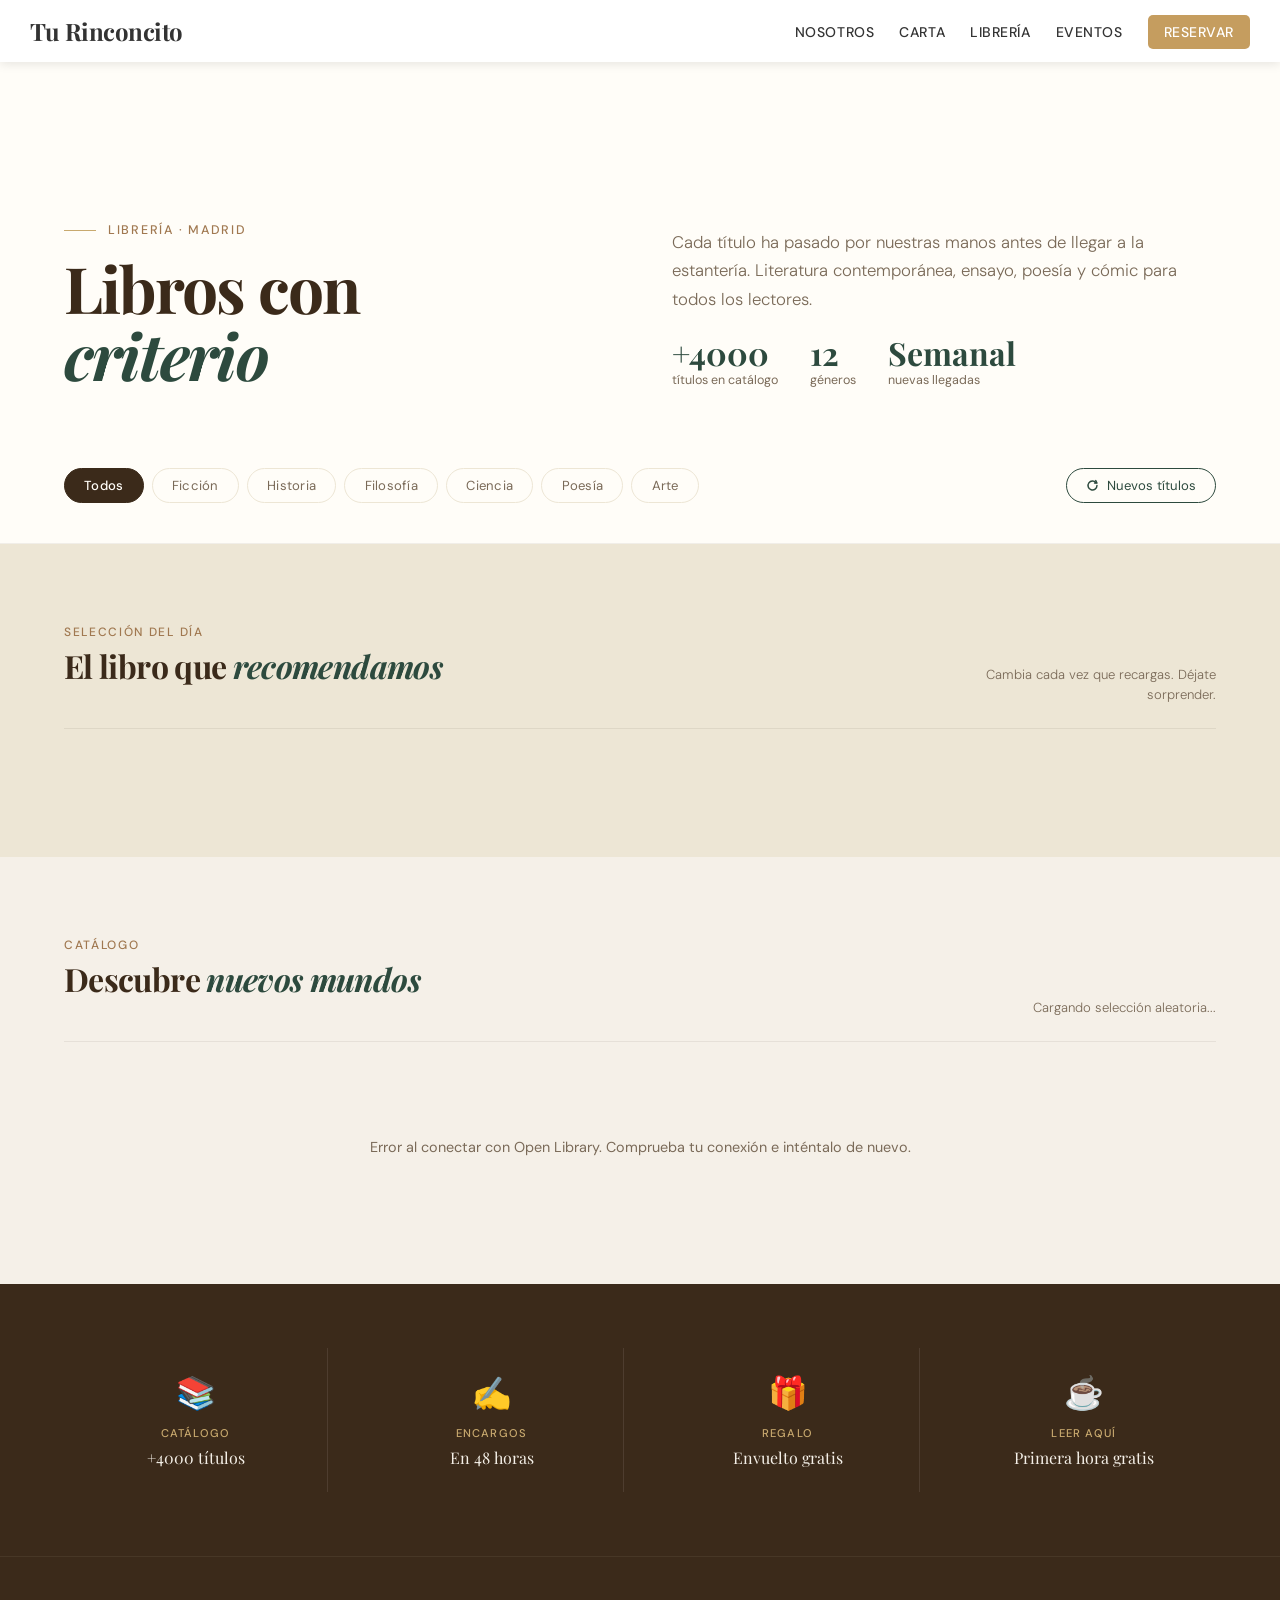
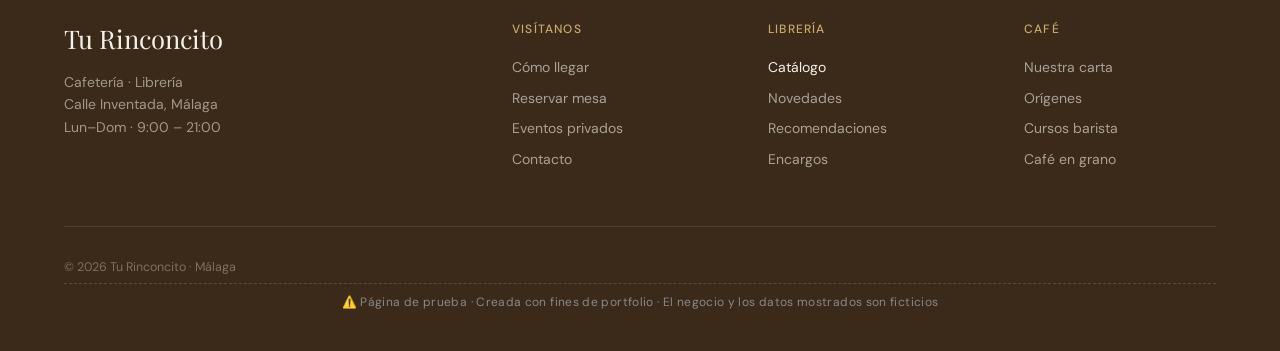
<file: libreria.html>
<!doctype html>
<html lang="es">
  <head>
    <meta charset="UTF-8" />
    <meta name="viewport" content="width=device-width, initial-scale=1.0" />
    <title>Librería — Tu Rinconcito</title>
    <link rel="preconnect" href="https://fonts.googleapis.com" />
    <link
      href="https://fonts.googleapis.com/css2?family=Playfair+Display:ital,wght@0,400;0,700;1,400&family=DM+Sans:wght@300;400;500&display=swap"
      rel="stylesheet"
    />
    <link rel="icon" href="./iconoCafe.ico" type="image/x-icon" />
    <link rel="stylesheet" href="styles.css" />
   
  </head>
  <body>
   <!-- NAV -->
      <nav id="navbar">
        <a href="#" class="nav-logo">Tu Rinconcito</a>

        <!-- Botón Hamburguesa -->
        <div class="hamburger" id="hamburger">
          <span></span>
          <span></span>
          <span></span>
        </div>

        <ul class="nav-links" id="nav-links">
          <li><a href="#nosotros">Nosotros</a></li>
          <li><a href="#menu">Carta</a></li>
          <li><a href="#libros">Librería</a></li>
          <li><a href="#eventos">Eventos</a></li>
          <li><a href="#contacto" class="nav-cta">Reservar</a></li>
        </ul>
      </nav>

    <!-- HERO -->
    <div class="page-hero">
      <div class="reveal">
        <p class="page-hero-eyebrow">Librería · Madrid</p>
        <h1 class="page-hero-title">Libros con<br /><em>criterio</em></h1>
      </div>
      <div class="reveal">
        <p class="page-hero-desc">
          Cada título ha pasado por nuestras manos antes de llegar a la
          estantería. Literatura contemporánea, ensayo, poesía y cómic para
          todos los lectores.
        </p>
        <div class="hero-meta">
          <div class="hero-meta-item">
            <div class="num">+4000</div>
            <div class="lbl">títulos en catálogo</div>
          </div>
          <div class="hero-meta-item">
            <div class="num">12</div>
            <div class="lbl">géneros</div>
          </div>
          <div class="hero-meta-item">
            <div class="num">Semanal</div>
            <div class="lbl">nuevas llegadas</div>
          </div>
        </div>
      </div>
    </div>

    <!-- FILTER BAR -->
    <div class="filter-bar">
      <button class="filter-btn active" data-subject="">Todos</button>
      <button class="filter-btn" data-subject="fiction">Ficción</button>
      <button class="filter-btn" data-subject="history">Historia</button>
      <button class="filter-btn" data-subject="philosophy">Filosofía</button>
      <button class="filter-btn" data-subject="science">Ciencia</button>
      <button class="filter-btn" data-subject="poetry">Poesía</button>
      <button class="filter-btn" data-subject="art">Arte</button>
      <button class="refresh-btn" id="refreshBtn">
        <svg
          viewBox="0 0 16 16"
          fill="none"
          stroke="currentColor"
          stroke-width="1.8"
        >
          <path d="M13.5 8a5.5 5.5 0 1 1-1.1-3.3" stroke-linecap="round" />
          <polyline
            points="12 2 13.5 5 10.5 5"
            stroke-linecap="round"
            stroke-linejoin="round"
          />
        </svg>
        Nuevos títulos
      </button>
    </div>

    <!-- DESTACADO DEL DÍA -->
    <section class="books-section" id="featuredSection">
      <div class="section-header reveal">
        <div>
          <p class="section-eyebrow">Selección del día</p>
          <h2 class="section-title">El libro que <em>recomendamos</em></h2>
        </div>
        <p class="section-note">
          Cambia cada vez que recargas. Déjate sorprender.
        </p>
      </div>
      <div id="featuredBook"></div>
    </section>

    <!-- CATÁLOGO -->
    <section class="books-section" id="catalogSection">
      <div class="section-header reveal">
        <div>
          <p class="section-eyebrow">Catálogo</p>
          <h2 class="section-title">Descubre <em>nuevos mundos</em></h2>
        </div>
        <p class="section-note" id="catalogNote">
          Cargando selección aleatoria...
        </p>
      </div>
      <div class="books-grid" id="booksGrid"></div>
    </section>

    <!-- BANNER -->
    <div class="destacados-banner">
      <div class="destacado-item">
        <span class="destacado-icon">📚</span>
        <p class="destacado-label">Catálogo</p>
        <p class="destacado-text">+4000 títulos</p>
      </div>
      <div class="destacado-item">
        <span class="destacado-icon">✍️</span>
        <p class="destacado-label">Encargos</p>
        <p class="destacado-text">En 48 horas</p>
      </div>
      <div class="destacado-item">
        <span class="destacado-icon">🎁</span>
        <p class="destacado-label">Regalo</p>
        <p class="destacado-text">Envuelto gratis</p>
      </div>
      <div class="destacado-item">
        <span class="destacado-icon">☕</span>
        <p class="destacado-label">Leer aquí</p>
        <p class="destacado-text">Primera hora gratis</p>
      </div>
    </div>

    <!-- FOOTER -->
    <footer>
      <div class="footer-top">
        <div>
          <div class="footer-brand">Tu Rinconcito</div>
          <p class="footer-tagline">
            Cafetería · Librería<br />Calle Inventada, Málaga<br />Lun–Dom ·
            9:00 – 21:00
          </p>
        </div>
        <div class="footer-col">
          <h4>Visítanos</h4>
          <ul>
            <li><a href="#">Cómo llegar</a></li>
            <li><a href="#">Reservar mesa</a></li>
            <li><a href="#">Eventos privados</a></li>
            <li><a href="#">Contacto</a></li>
          </ul>
        </div>
        <div class="footer-col">
          <h4>Librería</h4>
          <ul>
            <li>
              <a href="libreria.html" style="color: var(--cream)">Catálogo</a>
            </li>
            <li><a href="#">Novedades</a></li>
            <li><a href="#">Recomendaciones</a></li>
            <li><a href="#">Encargos</a></li>
          </ul>
        </div>
        <div class="footer-col">
          <h4>Café</h4>
          <ul>
            <li><a href="carta.html">Nuestra carta</a></li>
            <li><a href="#">Orígenes</a></li>
            <li><a href="#">Cursos barista</a></li>
            <li><a href="#">Café en grano</a></li>
          </ul>
        </div>
      </div>
      <div class="footer-bottom">
        <span>© 2026 Tu Rinconcito · Málaga</span>
      </div>

        <div class="footer-portfolio-notice">
    ⚠️ Página de prueba · Creada con fines de portfolio · El negocio y los datos mostrados son ficticios
        </div>
    </footer>

    <!-- MODAL -->
    <div class="modal-backdrop" id="modalBackdrop">
      <div class="modal" id="modal">
        <div class="modal-header" id="modalHeader">
          <button class="modal-close" id="modalClose">✕</button>
          <div id="modalCover"></div>
          <div class="modal-meta">
            <p class="modal-genre" id="modalGenre"></p>
            <h2 class="modal-title" id="modalTitle"></h2>
            <p class="modal-author" id="modalAuthor"></p>
            <p class="modal-year" id="modalYear"></p>
          </div>
        </div>
        <div class="modal-body">
          <p class="modal-desc" id="modalDesc"></p>
          <div class="modal-actions">
            <a id="modalLink" href="#" target="_blank" class="btn-primary"
              >Ver en Open Library →</a
            >
            <button class="btn-secondary" id="modalClose2">Cerrar</button>
          </div>
        </div>
      </div>
    </div>
    <script src="script.js"></script>
  </body>
</html>
</file>
<file: styles.css>
*,
*::before,
*::after {
  box-sizing: border-box;
  margin: 0;
  padding: 0;
}

:root {
  --cream: #f5f0e8;
  --cream-dark: #ede6d5;
  --brown: #3b2a1a;
  --brown-mid: #6b4c30;
  --brown-light: #a07850;
  --green: #2d4a3e;
  --green-light: #4a7a68;
  --sand: #c8a96e;
  --sand-light: #e8d5a8;
  --text: #2a1f14;
  --text-muted: #7a6a58;
  --white: #fffdf8;
}

html {
  scroll-behavior: smooth;
}

body {
  font-family: "DM Sans", sans-serif;
  background: var(--cream);
  color: var(--text);
  overflow-x: hidden;
}

/* ── NAV ── */
nav {
  position: fixed;
  top: 0;
  left: 0;
  right: 0;
  z-index: 100;
  display: flex;
  align-items: center;
  justify-content: space-between;
  padding: 1.2rem 4rem;
  background: transparent;
  transition:
    background 0.4s,
    box-shadow 0.4s;
}

nav.scrolled {
  background: rgba(245, 240, 232, 0.95);
  backdrop-filter: blur(8px);
  box-shadow: 0 1px 0 rgba(58, 42, 26, 0.08);
}

.nav-logo {
  font-family: "Playfair Display", serif;
  font-size: 1.5rem;
  color: var(--brown);
  text-decoration: none;
  letter-spacing: -0.02em;
}

.nav-logo span {
  color: var(--green);
  font-style: italic;
}

.nav-links {
  display: flex;
  gap: 2.5rem;
  list-style: none;
}

.nav-links a {
  text-decoration: none;
  font-size: 0.875rem;
  font-weight: 400;
  color: var(--brown-mid);
  letter-spacing: 0.04em;
  text-transform: uppercase;
  transition: color 0.2s;
}

.nav-links a:hover {
  color: var(--brown);
}

.nav-cta {
  background: var(--green);
  color: var(--white) !important;
  padding: 0.55rem 1.4rem;
  border-radius: 100px;
  transition: background 0.2s !important;
}

.nav-cta:hover {
  background: var(--green-light) !important;
  color: var(--white) !important;
}

/* ── HERO ── */
.hero {
  min-height: 100vh;
  display: grid;
  grid-template-columns: 1fr 1fr;
  position: relative;
  overflow: hidden;
}

.hero-left {
  display: flex;
  flex-direction: column;
  justify-content: center;
  padding: 8rem 4rem 4rem 4rem;
  position: relative;
  z-index: 2;
}

.hero-eyebrow {
  font-size: 0.78rem;
  font-weight: 500;
  letter-spacing: 0.14em;
  text-transform: uppercase;
  color: var(--brown-light);
  margin-bottom: 1.5rem;
  display: flex;
  align-items: center;
  gap: 0.75rem;
}

.hero-eyebrow::before {
  content: "";
  display: block;
  width: 32px;
  height: 1px;
  background: var(--sand);
}

.hero-title {
  font-family: "Playfair Display", serif;
  font-size: clamp(3rem, 5vw, 5.5rem);
  line-height: 1.05;
  letter-spacing: -0.03em;
  color: var(--brown);
  margin-bottom: 1.5rem;
}

.hero-title em {
  font-style: italic;
  color: var(--green);
}

.hero-subtitle {
  font-size: 1.05rem;
  font-weight: 300;
  color: var(--text-muted);
  line-height: 1.7;
  max-width: 380px;
  margin-bottom: 2.5rem;
}

.hero-actions {
  display: flex;
  align-items: center;
  gap: 1.5rem;
}

.btn-primary {
  background: var(--brown);
  color: var(--white);
  padding: 0.85rem 2rem;
  border-radius: 100px;
  font-size: 0.9rem;
  font-weight: 500;
  text-decoration: none;
  transition:
    background 0.2s,
    transform 0.15s;
}

.btn-primary:hover {
  background: var(--brown-mid);
  transform: translateY(-2px);
}

.btn-text {
  font-size: 0.875rem;
  color: var(--brown-mid);
  text-decoration: none;
  display: flex;
  align-items: center;
  gap: 0.4rem;
  transition: gap 0.2s;
}

.btn-text:hover {
  gap: 0.7rem;
}

.hero-right {
  position: relative;
  overflow: hidden;
}

.hero-image-wrap {
  position: absolute;
  inset: 0;
}

.hero-img {
  width: 100%;
  height: 100%;
  object-fit: cover;
  filter: sepia(15%) saturate(80%);
}

.hero-image-overlay {
  position: absolute;
  inset: 0;
  background: linear-gradient(90deg, var(--cream) 0%, transparent 25%);
}

.hero-badge {
  position: absolute;
  bottom: 3rem;
  right: 3rem;
  background: var(--white);
  border-radius: 50%;
  width: 120px;
  height: 120px;
  display: flex;
  flex-direction: column;
  align-items: center;
  justify-content: center;
  text-align: center;
  padding: 1rem;
  box-shadow: 0 4px 24px rgba(58, 42, 26, 0.12);
}

.hero-badge .big {
  font-family: "Playfair Display", serif;
  font-size: 2rem;
  font-weight: 700;
  color: var(--green);
  line-height: 1;
}

.hero-badge .small {
  font-size: 0.65rem;
  font-weight: 500;
  letter-spacing: 0.06em;
  text-transform: uppercase;
  color: var(--text-muted);
  margin-top: 0.3rem;
}

/* floating coffee cup animation */
.hero-deco {
  position: absolute;
  top: 2rem;
  right: 2rem;
  font-size: 3rem;
  opacity: 0.15;
  animation: floatDeco 4s ease-in-out infinite;
}

@keyframes floatDeco {
  0%,
  100% {
    transform: translateY(0) rotate(-5deg);
  }
  50% {
    transform: translateY(-12px) rotate(5deg);
  }
}

/* ── MARQUEE ── */
.marquee-bar {
  background: var(--brown);
  color: var(--sand-light);
  padding: 0.9rem 0;
  overflow: hidden;
  white-space: nowrap;
}

.marquee-track {
  display: inline-flex;
  gap: 3rem;
  animation: marquee 22s linear infinite;
}

.marquee-track span {
  font-size: 0.8rem;
  font-weight: 500;
  letter-spacing: 0.1em;
  text-transform: uppercase;
}

.marquee-track .dot {
  color: var(--sand);
  font-size: 1rem;
}

@keyframes marquee {
  from {
    transform: translateX(0);
  }
  to {
    transform: translateX(-50%);
  }
}

/* ── SECTION BASE ── */
section {
  padding: 6rem 4rem;
}

.section-eyebrow {
  font-size: 0.75rem;
  font-weight: 500;
  letter-spacing: 0.14em;
  text-transform: uppercase;
  color: var(--brown-light);
  margin-bottom: 1rem;
}

.section-title {
  font-family: "Playfair Display", serif;
  font-size: clamp(2rem, 3.5vw, 3.2rem);
  letter-spacing: -0.02em;
  color: var(--brown);
  line-height: 1.15;
  margin-bottom: 1.2rem;
}

.section-body {
  font-size: 1rem;
  font-weight: 300;
  color: var(--text-muted);
  line-height: 1.7;
  max-width: 520px;
}

/* ── ABOUT ── */
.about {
  display: grid;
  grid-template-columns: 1fr 1fr;
  gap: 6rem;
  align-items: center;
  background: var(--white);
}

.about-image-grid {
  display: grid;
  grid-template-columns: 1fr 1fr;
  grid-template-rows: auto auto;
  gap: 12px;
}

.about-img {
  width: 100%;
  height: 200px;
  object-fit: cover;
  border-radius: 12px;
  filter: sepia(10%) saturate(85%);
}

.about-img:first-child {
  grid-column: 1 / 3;
  height: 260px;
}

.about-stats {
  display: flex;
  gap: 2.5rem;
  margin-top: 2rem;
}

.stat-num {
  font-family: "Playfair Display", serif;
  font-size: 2.4rem;
  font-weight: 700;
  color: var(--green);
  line-height: 1;
}

.stat-label {
  font-size: 0.8rem;
  font-weight: 400;
  color: var(--text-muted);
  margin-top: 0.25rem;
}

/* ── MENU / HIGHLIGHTS ── */
.menu {
  background: var(--cream-dark);
}

.menu-header {
  display: flex;
  align-items: flex-end;
  justify-content: space-between;
  margin-bottom: 3.5rem;
}

.menu-grid {
  display: grid;
  grid-template-columns: repeat(3, 1fr);
  gap: 1.5rem;
}

.menu-card {
  background: var(--white);
  border-radius: 16px;
  overflow: hidden;
  transition:
    transform 0.3s,
    box-shadow 0.3s;
  cursor: pointer;
}

.menu-card:hover {
  transform: translateY(-6px);
  box-shadow: 0 16px 40px rgba(58, 42, 26, 0.14);
}

.menu-card-img {
  width: 100%;
  height: 220px;
  object-fit: cover;
  filter: sepia(8%) saturate(90%);
}

.menu-card-body {
  padding: 1.2rem 1.4rem 1.5rem;
}

.menu-card-tag {
  display: inline-block;
  font-size: 0.7rem;
  font-weight: 500;
  letter-spacing: 0.08em;
  text-transform: uppercase;
  color: var(--brown-light);
  margin-bottom: 0.5rem;
}

.menu-card-name {
  font-family: "Playfair Display", serif;
  font-size: 1.3rem;
  color: var(--brown);
  margin-bottom: 0.4rem;
}

.menu-card-desc {
  font-size: 0.875rem;
  color: var(--text-muted);
  line-height: 1.5;
  margin-bottom: 1rem;
}

.menu-card-price {
  font-size: 1rem;
  font-weight: 500;
  color: var(--green);
}

/* ── BOOKS ── */
.books {
  background: var(--green);
  color: var(--cream);
}

.books .section-title {
  color: var(--cream);
}

.books .section-eyebrow {
  color: var(--sand);
}

.books .section-body {
  color: rgba(245, 240, 232, 0.65);
}

.books-layout {
  display: grid;
  grid-template-columns: 1fr 2fr;
  gap: 5rem;
  align-items: start;
}

.books-shelf {
  display: grid;
  grid-template-columns: repeat(4, 1fr);
  gap: 1rem;
  margin-top: 2rem;
}

.book {
  cursor: pointer;
  transition: transform 0.2s;
}

.book:hover {
  transform: translateY(-8px);
}

.book-cover {
  width: 100%;
  aspect-ratio: 2/3;
  border-radius: 4px;
  margin-bottom: 0.6rem;
  object-fit: cover;
}

.book-title-small {
  font-size: 0.75rem;
  font-weight: 500;
  color: var(--sand-light);
  line-height: 1.3;
}

.book-author {
  font-size: 0.7rem;
  color: rgba(245, 240, 232, 0.45);
  margin-top: 0.15rem;
}

.book-genre {
  display: inline-block;
  font-size: 0.65rem;
  padding: 0.2rem 0.5rem;
  border-radius: 100px;
  background: rgba(200, 169, 110, 0.2);
  color: var(--sand);
  margin-top: 0.4rem;
}

/* ── EVENTS ── */
.events {
  background: var(--white);
}

.events-header {
  display: flex;
  align-items: flex-end;
  justify-content: space-between;
  margin-bottom: 3.5rem;
}

.events-list {
  display: flex;
  flex-direction: column;
  gap: 1px;
}

.event-item {
  display: grid;
  grid-template-columns: 80px 1fr auto;
  align-items: center;
  gap: 2rem;
  padding: 1.5rem 0;
  border-bottom: 1px solid rgba(58, 42, 26, 0.07);
  transition: background 0.2s;
  cursor: pointer;
}

.event-item:hover {
  background: var(--cream);
  padding-left: 1rem;
  border-radius: 8px;
}

.event-date {
  text-align: center;
}

.event-day {
  font-family: "Playfair Display", serif;
  font-size: 2rem;
  font-weight: 700;
  color: var(--green);
  line-height: 1;
}

.event-month {
  font-size: 0.7rem;
  font-weight: 500;
  letter-spacing: 0.1em;
  text-transform: uppercase;
  color: var(--text-muted);
}

.event-info h3 {
  font-family: "Playfair Display", serif;
  font-size: 1.2rem;
  color: var(--brown);
  margin-bottom: 0.3rem;
}

.event-info p {
  font-size: 0.875rem;
  color: var(--text-muted);
}

.event-tag {
  font-size: 0.72rem;
  font-weight: 500;
  letter-spacing: 0.06em;
  text-transform: uppercase;
  padding: 0.3rem 0.8rem;
  border-radius: 100px;
  background: var(--cream-dark);
  color: var(--brown-mid);
}

/* ── NEWSLETTER ── */
.newsletter {
  background: var(--sand-light);
  text-align: center;
  padding: 5rem 4rem;
}

.newsletter .section-title {
  max-width: 480px;
  margin: 0 auto 1rem;
}

.newsletter .section-body {
  margin: 0 auto 2.5rem;
  text-align: center;
  max-width: 400px;
}

.newsletter-form {
  display: flex;
  gap: 0.75rem;
  justify-content: center;
  max-width: 460px;
  margin: 0 auto;
}

.newsletter-form input {
  flex: 1;
  padding: 0.85rem 1.25rem;
  border: none;
  border-radius: 100px;
  font-family: "DM Sans", sans-serif;
  font-size: 0.9rem;
  background: var(--white);
  color: var(--text);
  outline: none;
}

.newsletter-form input::placeholder {
  color: var(--text-muted);
}

.newsletter-form button {
  padding: 0.85rem 1.8rem;
  border: none;
  border-radius: 100px;
  background: var(--green);
  color: var(--white);
  font-family: "DM Sans", sans-serif;
  font-size: 0.9rem;
  font-weight: 500;
  cursor: pointer;
  transition:
    background 0.2s,
    transform 0.15s;
}

.newsletter-form button:hover {
  background: var(--green-light);
  transform: translateY(-2px);
}

/* ── FOOTER ── */
footer {
  background: var(--brown);
  color: var(--cream);
  padding: 4rem 4rem 2rem;
}

.footer-top {
  display: grid;
  grid-template-columns: 2fr 1fr 1fr 1fr;
  gap: 4rem;
  padding-bottom: 3rem;
  border-bottom: 1px solid rgba(245, 240, 232, 0.1);
  margin-bottom: 2rem;
}

.footer-brand {
  font-family: "Playfair Display", serif;
  font-size: 1.6rem;
  color: var(--cream);
  margin-bottom: 1rem;
}

.footer-brand span {
  color: var(--sand);
  font-style: italic;
}

.footer-tagline {
  font-size: 0.875rem;
  color: rgba(245, 240, 232, 0.55);
  line-height: 1.6;
  max-width: 220px;
}

.footer-col h4 {
  font-size: 0.75rem;
  font-weight: 500;
  letter-spacing: 0.1em;
  text-transform: uppercase;
  color: var(--sand);
  margin-bottom: 1.2rem;
}

.footer-col ul {
  list-style: none;
}

.footer-col li {
  margin-bottom: 0.6rem;
}

.footer-col a {
  text-decoration: none;
  font-size: 0.875rem;
  color: rgba(245, 240, 232, 0.6);
  transition: color 0.2s;
}

.footer-col a:hover {
  color: var(--cream);
}

.footer-bottom {
  display: flex;
  align-items: center;
  justify-content: space-between;
  font-size: 0.78rem;
  color: rgba(245, 240, 232, 0.35);
}

.social-links {
  display: flex;
  gap: 1rem;
}

.social-links a {
  color: rgba(245, 240, 232, 0.45);
  text-decoration: none;
  font-size: 0.78rem;
  transition: color 0.2s;
}

.social-links a:hover {
  color: var(--cream);
}

/* ── SCROLL REVEAL ── */
.reveal {
  opacity: 0;
  transform: translateY(28px);
  transition:
    opacity 0.7s ease,
    transform 0.7s ease;
}

.reveal.visible {
  opacity: 1;
  transform: translateY(0);
}

/* ── RESPONSIVE ── */
@media (max-width: 900px) {
  nav {
    padding: 1rem 1.5rem;
  }
  .nav-links {
    display: none;
  }
  .hero {
    grid-template-columns: 1fr;
  }
  .hero-right {
    display: none;
  }
  .hero-left {
    padding: 7rem 1.5rem 4rem;
  }
  section {
    padding: 4rem 1.5rem;
  }
  .about {
    grid-template-columns: 1fr;
    gap: 2.5rem;
  }
  .menu-grid {
    grid-template-columns: 1fr;
  }
  .books-layout {
    grid-template-columns: 1fr;
    gap: 2.5rem;
  }
  .books-shelf {
    grid-template-columns: repeat(4, 1fr);
  }
  .footer-top {
    grid-template-columns: 1fr 1fr;
    gap: 2rem;
  }
  .newsletter-form {
    flex-direction: column;
  }
}

@keyframes floatDeco {
  0%,
  100% {
    transform: translateY(0) rotate(-5deg);
  }
  50% {
    transform: translateY(-12px) rotate(5deg);
  }
}

@keyframes marquee {
  from {
    transform: translateX(0);
  }
  to {
    transform: translateX(-50%);
  }
}

/* ── RESPONSIVE ── */
@media (max-width: 900px) {
  nav {
    padding: 1rem 1.5rem;
  }
  .nav-links {
    display: none;
  }
  .hero {
    grid-template-columns: 1fr;
  }
  .hero-right {
    display: none;
  }
  .hero-left {
    padding: 7rem 1.5rem 4rem;
  }
  section {
    padding: 4rem 1.5rem;
  }
  .about {
    grid-template-columns: 1fr;
    gap: 2.5rem;
  }
  .menu-grid {
    grid-template-columns: 1fr;
  }
  .books-layout {
    grid-template-columns: 1fr;
    gap: 2.5rem;
  }
  .books-shelf {
    grid-template-columns: repeat(4, 1fr);
  }
  .footer-top {
    grid-template-columns: 1fr 1fr;
    gap: 2rem;
  }
  .newsletter-form {
    flex-direction: column;
  }
}

.nav-links a.active {
  color: var(--brown);
  font-weight: 500;
}

.nav-cta:hover {
  background: var(--green-light) !important;
}

/* ── PAGE HERO ── */
.page-hero {
  padding: 10rem 4rem 5rem;
  background: var(--white);
  display: grid;
  grid-template-columns: 1fr 1fr;
  gap: 4rem;
  align-items: end;
}

.page-hero-eyebrow {
  font-size: 0.78rem;
  font-weight: 500;
  letter-spacing: 0.14em;
  text-transform: uppercase;
  color: var(--brown-light);
  margin-bottom: 1rem;
  display: flex;
  align-items: center;
  gap: 0.75rem;
}

.page-hero-eyebrow::before {
  content: "";
  display: block;
  width: 32px;
  height: 1px;
  background: var(--sand);
}

.page-hero-title {
  font-family: "Playfair Display", serif;
  font-size: clamp(3rem, 5vw, 5rem);
  line-height: 1.05;
  letter-spacing: -0.03em;
  color: var(--brown);
}

.page-hero-title em {
  font-style: italic;
  color: var(--green);
}

.page-hero-right {
  padding-bottom: 0.5rem;
}

.page-hero-desc {
  font-size: 1.05rem;
  font-weight: 300;
  color: var(--text-muted);
  line-height: 1.7;
  margin-bottom: 1.5rem;
}

.hours-badge {
  display: inline-flex;
  align-items: center;
  gap: 0.6rem;
  background: var(--cream);
  border: 1px solid var(--cream-dark);
  border-radius: 100px;
  padding: 0.5rem 1.1rem;
  font-size: 0.82rem;
  color: var(--brown-mid);
}

.hours-dot {
  width: 7px;
  height: 7px;
  border-radius: 50%;
  background: var(--green);
  animation: pulse 2s ease-in-out infinite;
}

@keyframes pulse {
  0%,
  100% {
    opacity: 1;
  }
  50% {
    opacity: 0.35;
  }
}

/* ── FILTER TABS ── */
.filter-bar {
  background: var(--white);
  padding: 0 4rem 2.5rem;
  display: flex;
  align-items: center;
  gap: 0.5rem;
  border-bottom: 1px solid rgba(58, 42, 26, 0.07);
  flex-wrap: wrap;
}

.filter-btn {
  padding: 0.5rem 1.2rem;
  border-radius: 100px;
  border: 1px solid var(--cream-dark);
  background: transparent;
  font-family: "DM Sans", sans-serif;
  font-size: 0.82rem;
  font-weight: 400;
  color: var(--text-muted);
  cursor: pointer;
  transition: all 0.2s;
  letter-spacing: 0.02em;
}

.filter-btn:hover {
  border-color: var(--brown-light);
  color: var(--brown);
}

.filter-btn.active {
  background: var(--brown);
  border-color: var(--brown);
  color: var(--white);
  font-weight: 500;
}

/* ── SECTION BASE ── */
.menu-section {
  padding: 5rem 4rem;
}

.menu-section:nth-child(even) {
  background: var(--cream-dark);
}

.menu-section:nth-child(odd) {
  background: var(--cream);
}

.section-header {
  display: flex;
  align-items: flex-end;
  justify-content: space-between;
  margin-bottom: 3rem;
  padding-bottom: 1.5rem;
  border-bottom: 1px solid rgba(58, 42, 26, 0.08);
}

.section-eyebrow {
  font-size: 0.75rem;
  font-weight: 500;
  letter-spacing: 0.14em;
  text-transform: uppercase;
  color: var(--brown-light);
  margin-bottom: 0.5rem;
}

.section-title {
  font-family: "Playfair Display", serif;
  font-size: clamp(1.8rem, 2.5vw, 2.6rem);
  letter-spacing: -0.02em;
  color: var(--brown);
  line-height: 1.15;
}

.section-title em {
  font-style: italic;
  color: var(--green);
}

.section-note {
  font-size: 0.82rem;
  color: var(--text-muted);
  font-weight: 300;
  max-width: 260px;
  text-align: right;
  line-height: 1.5;
}

/* ── CARD GRID ── */
.cards-grid {
  display: grid;
  grid-template-columns: repeat(3, 1fr);
  gap: 1.5rem;
}

.menu-card {
  background: var(--white);
  border-radius: 16px;
  overflow: hidden;
  transition:
    transform 0.3s,
    box-shadow 0.3s;
  cursor: pointer;
  position: relative;
}

.menu-card-img {
  width: 100%;
  height: 200px;
  object-fit: cover;
  filter: sepia(8%) saturate(90%);
  transition: transform 0.4s;
}

.menu-card:hover .menu-card-img {
  transform: scale(1.04);
}

.menu-card-img-wrap {
  overflow: hidden;
}

.menu-card-tag {
  display: inline-block;
  font-size: 0.68rem;
  font-weight: 500;
  letter-spacing: 0.08em;
  text-transform: uppercase;
  color: var(--brown-light);
  margin-bottom: 0.4rem;
}

.menu-card-name {
  font-family: "Playfair Display", serif;
  font-size: 1.25rem;
  color: var(--brown);
  margin-bottom: 0.35rem;
}

.menu-card-desc {
  font-size: 0.86rem;
  color: var(--text-muted);
  line-height: 1.55;
  margin-bottom: 1rem;
  font-weight: 300;
}

.menu-card-footer {
  display: flex;
  align-items: center;
  justify-content: space-between;
}

.menu-card-price {
  font-size: 1.05rem;
  font-weight: 500;
  color: var(--green);
}

.badge-new {
  position: absolute;
  top: 0.9rem;
  right: 0.9rem;
  background: var(--sand);
  color: var(--brown);
  font-size: 0.65rem;
  font-weight: 500;
  letter-spacing: 0.08em;
  text-transform: uppercase;
  padding: 0.25rem 0.65rem;
  border-radius: 100px;
}

.badge-vegan {
  font-size: 0.7rem;
  color: var(--green-light);
  display: flex;
  align-items: center;
  gap: 0.3rem;
}

.badge-vegan::before {
  content: "";
  display: block;
  width: 6px;
  height: 6px;
  border-radius: 50%;
  background: var(--green-light);
}

/* ── LIST STYLE (bebidas) ── */
.items-list {
  display: flex;
  flex-direction: column;
  gap: 0;
}

.list-item {
  display: grid;
  grid-template-columns: 1fr auto;
  align-items: center;
  gap: 2rem;
  padding: 1.3rem 0;
  border-bottom: 1px solid rgba(58, 42, 26, 0.06);
  transition: padding-left 0.2s;
  cursor: default;
}

.list-item:hover {
  padding-left: 0.75rem;
}

.list-item:last-child {
  border-bottom: none;
}

.list-item-name {
  font-family: "Playfair Display", serif;
  font-size: 1.1rem;
  color: var(--brown);
  margin-bottom: 0.25rem;
}

.list-item-desc {
  font-size: 0.82rem;
  color: var(--text-muted);
  font-weight: 300;
}

.list-item-price {
  font-size: 1rem;
  font-weight: 500;
  color: var(--green);
  white-space: nowrap;
}

/* ── SPLIT LAYOUT (para secciones especiales) ── */
.split-layout {
  display: grid;
  grid-template-columns: 1fr 1fr;
  gap: 5rem;
  align-items: start;
}

.split-image {
  width: 100%;
  aspect-ratio: 4/3;
  object-fit: cover;
  border-radius: 16px;
  filter: sepia(10%) saturate(85%);
}

/* ── DESTACADOS banner ── */
.destacados-banner {
  background: var(--green);
  padding: 4rem;
  display: grid;
  grid-template-columns: repeat(4, 1fr);
  gap: 2rem;
}

.destacado-item {
  text-align: center;
  padding: 1.5rem;
  border-right: 1px solid rgba(245, 240, 232, 0.1);
}

.destacado-item:last-child {
  border-right: none;
}

.destacado-icon {
  font-size: 2rem;
  margin-bottom: 0.75rem;
  display: block;
}

.destacado-label {
  font-size: 0.7rem;
  font-weight: 500;
  letter-spacing: 0.1em;
  text-transform: uppercase;
  color: var(--sand);
  margin-bottom: 0.4rem;
}

.destacado-text {
  font-family: "Playfair Display", serif;
  font-size: 1rem;
  color: var(--cream);
}

/* ── REVEAL ── */
.reveal {
  opacity: 0;
  transform: translateY(24px);
  transition:
    opacity 0.65s ease,
    transform 0.65s ease;
}

/* ── HIDDEN (filter) ── */
.menu-section.hidden {
  display: none;
}

/* ── RESPONSIVE ── */
@media (max-width: 900px) {
  nav {
    padding: 1rem 1.5rem;
  }
  .nav-links {
    display: none;
  }
  .page-hero {
    grid-template-columns: 1fr;
    padding: 8rem 1.5rem 3rem;
    gap: 2rem;
  }
  .filter-bar {
    padding: 0 1.5rem 1.5rem;
  }
  .menu-section {
    padding: 3.5rem 1.5rem;
  }
  .cards-grid {
    grid-template-columns: 1fr;
  }
  .split-layout {
    grid-template-columns: 1fr;
    gap: 2rem;
  }
  .split-image {
    display: none;
  }
  .destacados-banner {
    grid-template-columns: repeat(2, 1fr);
    padding: 2.5rem 1.5rem;
  }
  .footer-top {
    grid-template-columns: 1fr 1fr;
    gap: 2rem;
  }
}

@keyframes pulse {
  0%,
  100% {
    opacity: 1;
  }
  50% {
    opacity: 0.35;
  }
}

/* ── RESPONSIVE ── */
@media (max-width: 900px) {
  nav {
    padding: 1rem 1.5rem;
  }
  .nav-links {
    display: none;
  }
  .page-hero {
    grid-template-columns: 1fr;
    padding: 8rem 1.5rem 3rem;
    gap: 2rem;
  }
  .filter-bar {
    padding: 0 1.5rem 1.5rem;
  }
  .menu-section {
    padding: 3.5rem 1.5rem;
  }
  .cards-grid {
    grid-template-columns: 1fr;
  }
  .split-layout {
    grid-template-columns: 1fr;
    gap: 2rem;
  }
  .split-image {
    display: none;
  }
  .destacados-banner {
    grid-template-columns: repeat(2, 1fr);
    padding: 2.5rem 1.5rem;
  }
  .footer-top {
    grid-template-columns: 1fr 1fr;
    gap: 2rem;
  }
}

@keyframes pulse {
  0%,
  100% {
    opacity: 1;
  }
  50% {
    opacity: 0.35;
  }
}

/* ── RESPONSIVE ── */
@media (max-width: 900px) {
  nav {
    padding: 1rem 1.5rem;
  }
  .nav-links {
    display: none;
  }
  .page-hero {
    grid-template-columns: 1fr;
    padding: 8rem 1.5rem 3rem;
    gap: 2rem;
  }
  .filter-bar {
    padding: 0 1.5rem 1.5rem;
  }
  .menu-section {
    padding: 3.5rem 1.5rem;
  }
  .cards-grid {
    grid-template-columns: 1fr;
  }
  .split-layout {
    grid-template-columns: 1fr;
    gap: 2rem;
  }
  .split-image {
    display: none;
  }
  .destacados-banner {
    grid-template-columns: repeat(2, 1fr);
    padding: 2.5rem 1.5rem;
  }
  .footer-top {
    grid-template-columns: 1fr 1fr;
    gap: 2rem;
  }
}

*,
*::before,
*::after {
  box-sizing: border-box;
  margin: 0;
  padding: 0;
}

body {
  font-family: "DM Sans", sans-serif;
  background: var(--cream);
  color: var(--text);
  overflow-x: hidden;
}

/* ── NAV ── */
nav {
  position: fixed;
  top: 0;
  left: 0;
  right: 0;
  z-index: 100;
  display: flex;
  align-items: center;
  justify-content: space-between;
  padding: 1.2rem 4rem;
  background: transparent;
  transition:
    background 0.4s,
    box-shadow 0.4s;
}

nav.scrolled {
  background: rgba(245, 240, 232, 0.95);
  backdrop-filter: blur(8px);
  box-shadow: 0 1px 0 rgba(58, 42, 26, 0.08);
}

.nav-logo {
  font-family: "Playfair Display", serif;
  font-size: 1.5rem;
  color: var(--brown);
  text-decoration: none;
  letter-spacing: -0.02em;
}

.page-hero-eyebrow::before {
  content: "";
  display: block;
  width: 32px;
  height: 1px;
  background: var(--sand);
}

.page-hero-title {
  font-family: "Playfair Display", serif;
  font-size: clamp(3rem, 5vw, 5rem);
  line-height: 1.05;
  letter-spacing: -0.03em;
  color: var(--brown);
}

.hero-meta {
  display: flex;
  gap: 2rem;
}

.hero-meta-item .num {
  font-family: "Playfair Display", serif;
  font-size: 2rem;
  font-weight: 700;
  color: var(--green);
  line-height: 1;
}

.hero-meta-item .lbl {
  font-size: 0.78rem;
  color: var(--text-muted);
  margin-top: 0.2rem;
}

/* ── FILTER BAR ── */
.filter-bar {
  background: var(--white);
  padding: 0 4rem 2.5rem;
  display: flex;
  align-items: center;
  gap: 0.5rem;
  border-bottom: 1px solid rgba(58, 42, 26, 0.07);
  flex-wrap: wrap;
}

.filter-btn {
  padding: 0.5rem 1.2rem;
  border-radius: 100px;
  border: 1px solid var(--cream-dark);
  background: transparent;
  font-family: "DM Sans", sans-serif;
  font-size: 0.82rem;
  font-weight: 400;
  color: var(--text-muted);
  cursor: pointer;
  transition: all 0.2s;
  letter-spacing: 0.02em;
}

.refresh-btn {
  margin-left: auto;
  display: flex;
  align-items: center;
  gap: 0.5rem;
  padding: 0.5rem 1.2rem;
  border-radius: 100px;
  border: 1px solid var(--green);
  background: transparent;
  font-family: "DM Sans", sans-serif;
  font-size: 0.82rem;
  color: var(--green);
  cursor: pointer;
  transition: all 0.2s;
}

.refresh-btn:hover {
  background: var(--green);
  color: var(--white);
}

.refresh-btn svg {
  width: 13px;
  height: 13px;
  transition: transform 0.5s;
}

.refresh-btn.spinning svg {
  transform: rotate(360deg);
}

/* ── SECTION ── */
.books-section {
  padding: 5rem 4rem;
}

.books-section:nth-child(even) {
  background: var(--cream-dark);
}

.books-section:nth-child(odd) {
  background: var(--cream);
}

.section-header {
  display: flex;
  align-items: flex-end;
  justify-content: space-between;
  margin-bottom: 3rem;
  padding-bottom: 1.5rem;
  border-bottom: 1px solid rgba(58, 42, 26, 0.08);
}

.section-title {
  font-family: "Playfair Display", serif;
  font-size: clamp(1.8rem, 2.5vw, 2.6rem);
  letter-spacing: -0.02em;
  color: var(--brown);
  line-height: 1.15;
}

/* ── BOOK CARDS GRID ── */
.books-grid {
  display: grid;
  grid-template-columns: repeat(4, 1fr);
  gap: 1.8rem;
}

.book-card {
  background: var(--white);
  border-radius: 12px;
  overflow: hidden;
  cursor: pointer;
  transition:
    transform 0.3s,
    box-shadow 0.3s;
  position: relative;
}

.book-card:hover {
  transform: translateY(-6px);
  box-shadow: 0 16px 40px rgba(58, 42, 26, 0.14);
}

.book-cover-wrap {
  position: relative;
  overflow: hidden;
  aspect-ratio: 2/3;
  background: var(--cream-dark);
}

.book-cover-wrap img {
  width: 100%;
  height: 100%;
  object-fit: cover;
  transition: transform 0.4s;
  display: block;
}

.book-card:hover .book-cover-wrap img {
  transform: scale(1.04);
}

.book-cover-placeholder {
  width: 100%;
  height: 100%;
  display: flex;
  flex-direction: column;
  align-items: center;
  justify-content: center;
  padding: 1.5rem;
  text-align: center;
  background: var(--cream-dark);
}

.book-cover-placeholder .ph-title {
  font-family: "Playfair Display", serif;
  font-size: 0.95rem;
  color: var(--brown);
  line-height: 1.3;
  margin-bottom: 0.5rem;
}

.book-cover-placeholder .ph-author {
  font-size: 0.72rem;
  color: var(--text-muted);
}

.book-overlay {
  position: absolute;
  inset: 0;
  background: rgba(45, 74, 62, 0.88);
  display: flex;
  flex-direction: column;
  align-items: center;
  justify-content: center;
  gap: 0.75rem;
  opacity: 0;
  transition: opacity 0.3s;
  padding: 1rem;
}

.book-card:hover .book-overlay {
  opacity: 1;
}

.overlay-btn {
  background: var(--white);
  color: var(--green);
  border: none;
  border-radius: 100px;
  padding: 0.5rem 1.2rem;
  font-family: "DM Sans", sans-serif;
  font-size: 0.78rem;
  font-weight: 500;
  cursor: pointer;
  width: 100%;
  transition: background 0.2s;
  text-align: center;
}

.overlay-btn:hover {
  background: var(--sand-light);
}

.overlay-btn.secondary {
  background: transparent;
  color: var(--cream);
  border: 1px solid rgba(245, 240, 232, 0.35);
}

.overlay-btn.secondary:hover {
  background: rgba(245, 240, 232, 0.1);
}

.book-body {
  padding: 1rem 1.1rem 1.3rem;
}

.book-genre {
  display: inline-block;
  font-size: 0.67rem;
  font-weight: 500;
  letter-spacing: 0.07em;
  text-transform: uppercase;
  color: var(--brown-light);
  margin-bottom: 0.35rem;
}

.book-title {
  font-family: "Playfair Display", serif;
  font-size: 1rem;
  color: var(--brown);
  line-height: 1.3;
  margin-bottom: 0.25rem;
  display: -webkit-box;
  -webkit-line-clamp: 2;
  -webkit-box-orient: vertical;
  overflow: hidden;
}

.book-author {
  font-size: 0.8rem;
  color: var(--text-muted);
  font-weight: 300;
}

.book-year {
  font-size: 0.72rem;
  color: var(--brown-light);
  margin-top: 0.5rem;
}

/* ── SKELETON LOADER ── */
.skeleton {
  background: var(--white);
  border-radius: 12px;
  overflow: hidden;
  animation: shimmer 1.4s ease-in-out infinite;
}

.skeleton-cover {
  aspect-ratio: 2/3;
  background: var(--cream-dark);
}

.skeleton-body {
  padding: 1rem 1.1rem;
}

.skeleton-line {
  height: 10px;
  background: var(--cream-dark);
  border-radius: 100px;
  margin-bottom: 0.6rem;
}

.skeleton-line.short {
  width: 55%;
}

.skeleton-line.medium {
  width: 80%;
}

@keyframes shimmer {
  0%,
  100% {
    opacity: 1;
  }
  50% {
    opacity: 0.5;
  }
}

/* ── FEATURED (libro destacado) ── */
.featured-card {
  background: var(--green);
  border-radius: 16px;
  padding: 2.5rem;
  display: grid;
  grid-template-columns: auto 1fr;
  gap: 2.5rem;
  align-items: center;
  margin-bottom: 3rem;
  cursor: pointer;
  transition:
    transform 0.3s,
    box-shadow 0.3s;
}

.featured-card:hover {
  transform: translateY(-4px);
  box-shadow: 0 16px 48px rgba(45, 74, 62, 0.3);
}

.featured-cover {
  width: 130px;
  flex-shrink: 0;
  aspect-ratio: 2/3;
  border-radius: 6px;
  object-fit: cover;
  box-shadow: 0 8px 24px rgba(0, 0, 0, 0.3);
}

.featured-cover-ph {
  width: 130px;
  aspect-ratio: 2/3;
  border-radius: 6px;
  background: rgba(245, 240, 232, 0.12);
  display: flex;
  align-items: center;
  justify-content: center;
  flex-shrink: 0;
}

.featured-eyebrow {
  font-size: 0.7rem;
  font-weight: 500;
  letter-spacing: 0.12em;
  text-transform: uppercase;
  color: var(--sand);
  margin-bottom: 0.6rem;
}

.featured-title {
  font-family: "Playfair Display", serif;
  font-size: clamp(1.4rem, 2.5vw, 2rem);
  color: var(--cream);
  line-height: 1.2;
  margin-bottom: 0.5rem;
}

.featured-author {
  font-size: 0.95rem;
  color: rgba(245, 240, 232, 0.65);
  margin-bottom: 1rem;
  font-weight: 300;
}

.featured-desc {
  font-size: 0.88rem;
  color: rgba(245, 240, 232, 0.55);
  line-height: 1.6;
  font-weight: 300;
  max-width: 480px;
  margin-bottom: 1.5rem;
}

.featured-link {
  display: inline-flex;
  align-items: center;
  gap: 0.4rem;
  background: var(--sand);
  color: var(--brown);
  padding: 0.55rem 1.3rem;
  border-radius: 100px;
  font-size: 0.82rem;
  font-weight: 500;
  text-decoration: none;
  transition: background 0.2s;
  border: none;
  cursor: pointer;
  font-family: "DM Sans", sans-serif;
}

.featured-link:hover {
  background: var(--sand-light);
}

/* ── MODAL ── */
.modal-backdrop {
  position: fixed;
  inset: 0;
  background: rgba(42, 31, 20, 0.6);
  z-index: 200;
  display: flex;
  align-items: center;
  justify-content: center;
  padding: 2rem;
  opacity: 0;
  pointer-events: none;
  transition: opacity 0.3s;
}

.modal-backdrop.open {
  opacity: 1;
  pointer-events: all;
}

.modal {
  background: var(--white);
  border-radius: 20px;
  max-width: 600px;
  width: 100%;
  max-height: 85vh;
  overflow-y: auto;
  transform: translateY(20px);
  transition: transform 0.3s;
}

.modal-backdrop.open .modal {
  transform: translateY(0);
}

.modal-header {
  display: grid;
  grid-template-columns: 140px 1fr;
  gap: 2rem;
  padding: 2rem;
  background: var(--green);
  border-radius: 20px 20px 0 0;
}

.modal-cover {
  width: 140px;
  aspect-ratio: 2/3;
  border-radius: 6px;
  object-fit: cover;
  box-shadow: 0 8px 24px rgba(0, 0, 0, 0.3);
}

.modal-cover-ph {
  width: 140px;
  aspect-ratio: 2/3;
  border-radius: 6px;
  background: rgba(245, 240, 232, 0.12);
  display: flex;
  align-items: center;
  justify-content: center;
}

.modal-meta {
  padding-top: 0.5rem;
}

.modal-genre {
  font-size: 0.7rem;
  font-weight: 500;
  letter-spacing: 0.1em;
  text-transform: uppercase;
  color: var(--sand);
  margin-bottom: 0.6rem;
}

.modal-title {
  font-family: "Playfair Display", serif;
  font-size: 1.5rem;
  color: var(--cream);
  line-height: 1.2;
  margin-bottom: 0.4rem;
}

.modal-author {
  font-size: 0.9rem;
  color: rgba(245, 240, 232, 0.6);
  font-weight: 300;
  margin-bottom: 0.5rem;
}

.modal-year {
  font-size: 0.78rem;
  color: var(--sand);
}

.modal-body {
  padding: 2rem;
}

.modal-desc {
  font-size: 0.9rem;
  color: var(--text-muted);
  line-height: 1.7;
  font-weight: 300;
  margin-bottom: 1.5rem;
}

.modal-actions {
  display: flex;
  gap: 0.75rem;
}

.btn-primary {
  background: var(--brown);
  color: var(--white);
  padding: 0.75rem 1.6rem;
  border-radius: 100px;
  font-size: 0.875rem;
  font-weight: 500;
  text-decoration: none;
  border: none;
  cursor: pointer;
  font-family: "DM Sans", sans-serif;
  transition: background 0.2s;
}

.btn-primary:hover {
  background: var(--brown-mid);
}

.btn-secondary {
  background: transparent;
  color: var(--brown-mid);
  padding: 0.75rem 1.6rem;
  border-radius: 100px;
  font-size: 0.875rem;
  border: 1px solid var(--cream-dark);
  cursor: pointer;
  font-family: "DM Sans", sans-serif;
  transition: border-color 0.2s;
}

.btn-secondary:hover {
  border-color: var(--brown-light);
}

.modal-close {
  position: absolute;
  top: 1rem;
  right: 1rem;
  background: rgba(245, 240, 232, 0.15);
  border: none;
  color: var(--cream);
  width: 32px;
  height: 32px;
  border-radius: 50%;
  font-size: 1.1rem;
  cursor: pointer;
  display: flex;
  align-items: center;
  justify-content: center;
  transition: background 0.2s;
}

.modal-close:hover {
  background: rgba(245, 240, 232, 0.25);
}

.modal-header {
  position: relative;
}

/* ── DESTACADOS BANNER ── */
.destacados-banner {
  background: var(--brown);
  padding: 4rem;
  display: grid;
  grid-template-columns: repeat(4, 1fr);
  gap: 2rem;
}

.destacado-item {
  text-align: center;
  padding: 1.5rem;
  border-right: 1px solid rgba(245, 240, 232, 0.1);
}

.destacado-text {
  font-family: "Playfair Display", serif;
  font-size: 1rem;
  color: var(--cream);
}

/* ── FOOTER ── */
footer {
  background: var(--brown);
  color: var(--cream);
  padding: 4rem 4rem 2rem;
  border-top: 1px solid rgba(245, 240, 232, 0.06);
}

.footer-top {
  display: grid;
  grid-template-columns: 2fr 1fr 1fr 1fr;
  gap: 4rem;
  padding-bottom: 3rem;
  border-bottom: 1px solid rgba(245, 240, 232, 0.1);
  margin-bottom: 2rem;
}

.footer-brand {
  font-family: "Playfair Display", serif;
  font-size: 1.6rem;
  color: var(--cream);
  margin-bottom: 1rem;
}

.footer-tagline {
  font-size: 0.875rem;
  color: rgba(245, 240, 232, 0.55);
  line-height: 1.6;
  max-width: 220px;
}

.footer-col a {
  text-decoration: none;
  font-size: 0.875rem;
  color: rgba(245, 240, 232, 0.6);
  transition: color 0.2s;
}

.footer-bottom {
  display: flex;
  align-items: center;
  justify-content: space-between;
  font-size: 0.78rem;
  color: rgba(245, 240, 232, 0.35);
}

.social-links a {
  color: rgba(245, 240, 232, 0.45);
  text-decoration: none;
  font-size: 0.78rem;
  transition: color 0.2s;
}

/* ── REVEAL ── */
.reveal {
  opacity: 0;
  transform: translateY(24px);
  transition:
    opacity 0.65s ease,
    transform 0.65s ease;
}

/* ── ERROR ── */
.error-msg {
  text-align: center;
  padding: 3rem;
  color: var(--text-muted);
  font-size: 0.9rem;
}

/* ── RESPONSIVE ── */
@media (max-width: 900px) {
  nav {
    padding: 1rem 1.5rem;
  }
  .nav-links {
    display: none;
  }
  .page-hero {
    grid-template-columns: 1fr;
    padding: 8rem 1.5rem 3rem;
    gap: 2rem;
  }
  .filter-bar {
    padding: 0 1.5rem 1.5rem;
  }
  .books-section {
    padding: 3.5rem 1.5rem;
  }
  .books-grid {
    grid-template-columns: repeat(2, 1fr);
  }
  .featured-card {
    grid-template-columns: 1fr;
  }
  .featured-cover,
  .featured-cover-ph {
    width: 100px;
  }
  .destacados-banner {
    grid-template-columns: repeat(2, 1fr);
    padding: 2.5rem 1.5rem;
  }
  .footer-top {
    grid-template-columns: 1fr 1fr;
    gap: 2rem;
  }
  .modal-header {
    grid-template-columns: 100px 1fr;
    gap: 1.2rem;
  }
  .modal-cover,
  .modal-cover-ph {
    width: 100px;
  }
}
.footer-portfolio-notice {
  text-align: center;
  padding: 0.6rem 1rem;
  font-size: 12px;
  color: #888;
  border-top: 1px dashed rgba(255, 255, 255, 0.15);
  margin-top: 0.5rem;
  letter-spacing: 0.03em;
}
/* Reset básico */
* {
  margin: 0;
  padding: 0;
  box-sizing: border-box;
}

/* Navbar */
#navbar {
  display: flex;
  justify-content: space-between;
  align-items: center;
  background: #ffffff;
  padding: 15px 30px;
  position: relative;
  box-shadow: 0 2px 10px rgba(0, 0, 0, 0.1);
}

.nav-logo {
  font-size: 1.5rem;
  font-weight: bold;
  text-decoration: none;
  color: #333;
}

/* Enlaces */
.nav-links {
  list-style: none;
  display: flex;
  gap: 25px;
}

.nav-links a {
  text-decoration: none;
  color: #333;
  font-weight: 500;
  transition: color 0.3s ease;
}

.nav-links a:hover {
  color: #c59d5f;
}

/* Botón CTA */
.nav-cta {
  background: #c59d5f;
  color: #fff !important;
  padding: 8px 16px;
  border-radius: 5px;
}

/* Botón hamburguesa */
.hamburger {
  display: none;
  flex-direction: column;
  cursor: pointer;
}

.hamburger span {
  width: 25px;
  height: 3px;
  background: #333;
  margin: 4px 0;
  transition: all 0.3s ease;
}

/* Animación a "X" */
.hamburger.active span:nth-child(1) {
  transform: rotate(45deg) translate(5px, 5px);
}

.hamburger.active span:nth-child(2) {
  opacity: 0;
}

.hamburger.active span:nth-child(3) {
  transform: rotate(-45deg) translate(5px, -5px);
}

/* Responsive: Tablet y Móvil */
@media (max-width: 992px) {
  .hamburger {
    display: flex;
  }

  .nav-links {
    position: absolute;
    top: 100%;
    left: 0;
    width: 100%;
    background: #ffffff;
    flex-direction: column;
    align-items: center;
    gap: 20px;
    padding: 20px 0;
    display: none;
    box-shadow: 0 10px 15px rgba(0, 0, 0, 0.1);
  }

  .nav-links.active {
    display: flex;
  }
}
</file>
